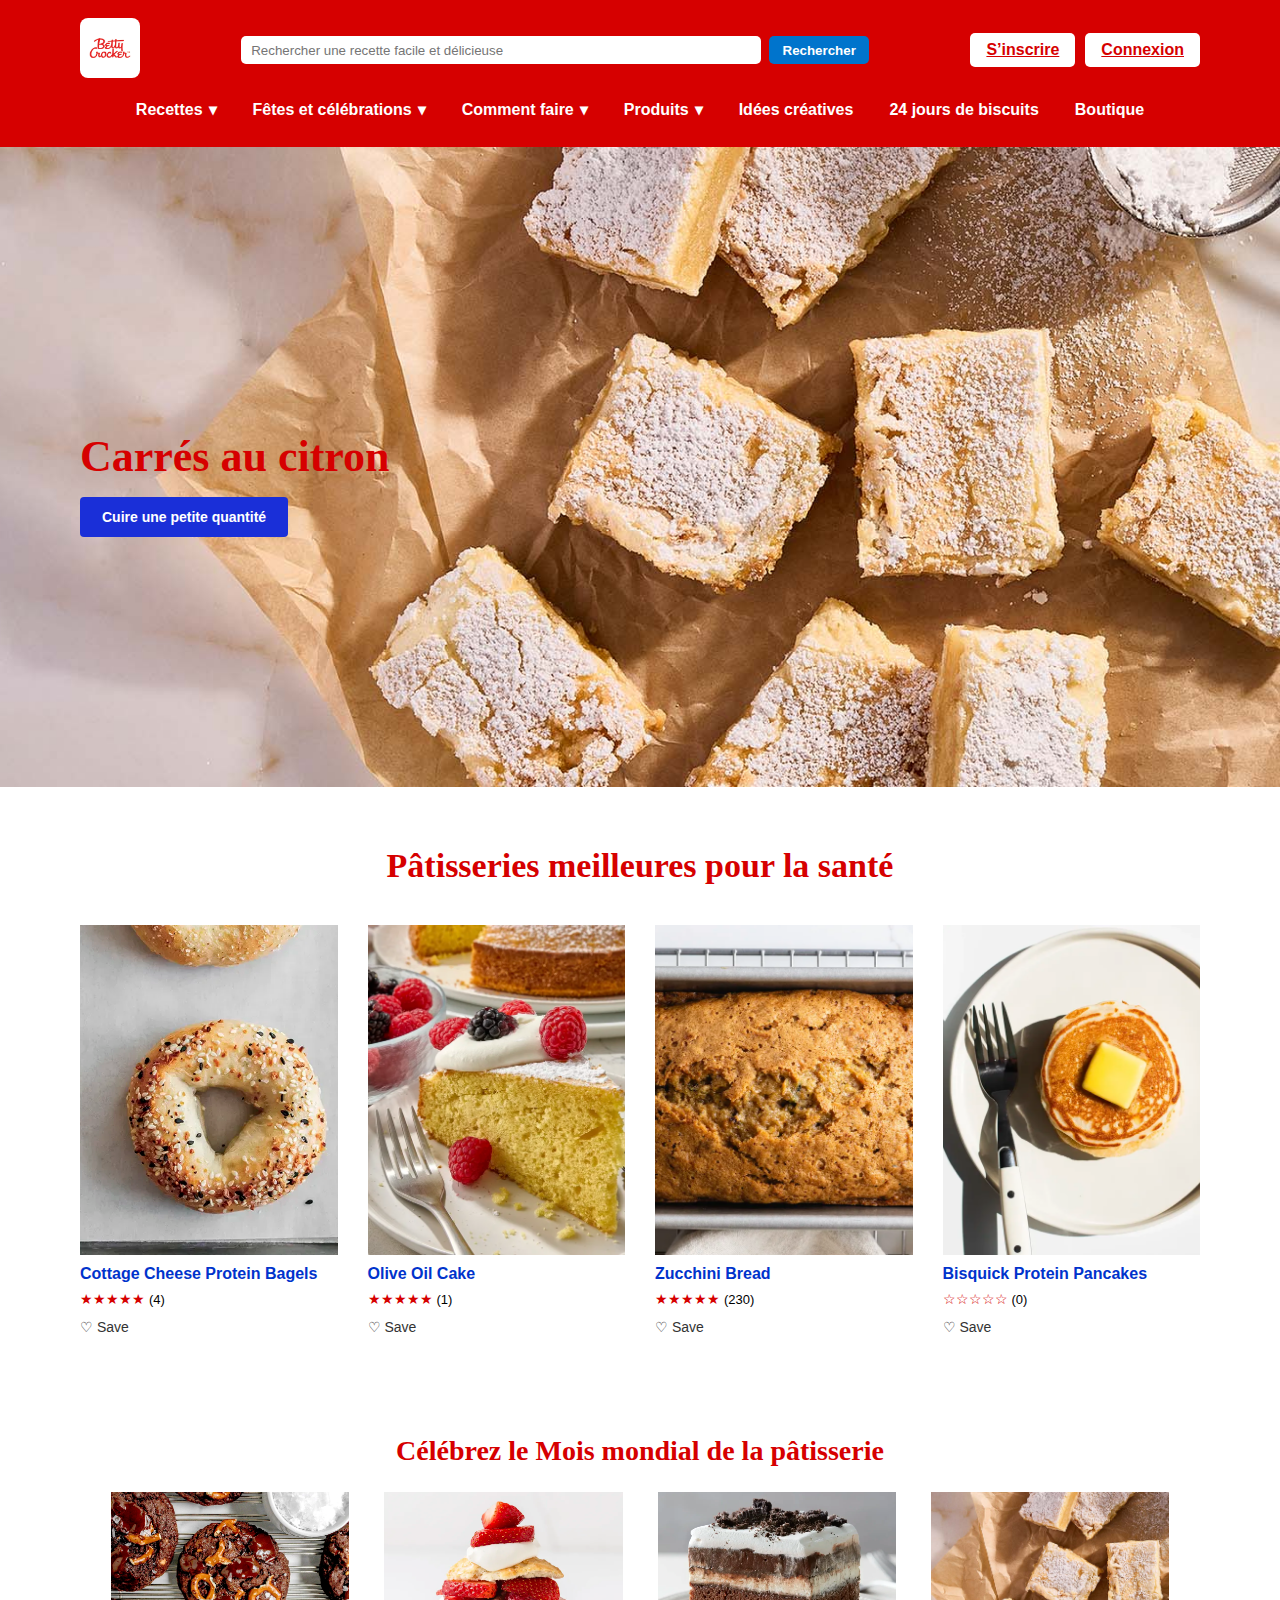
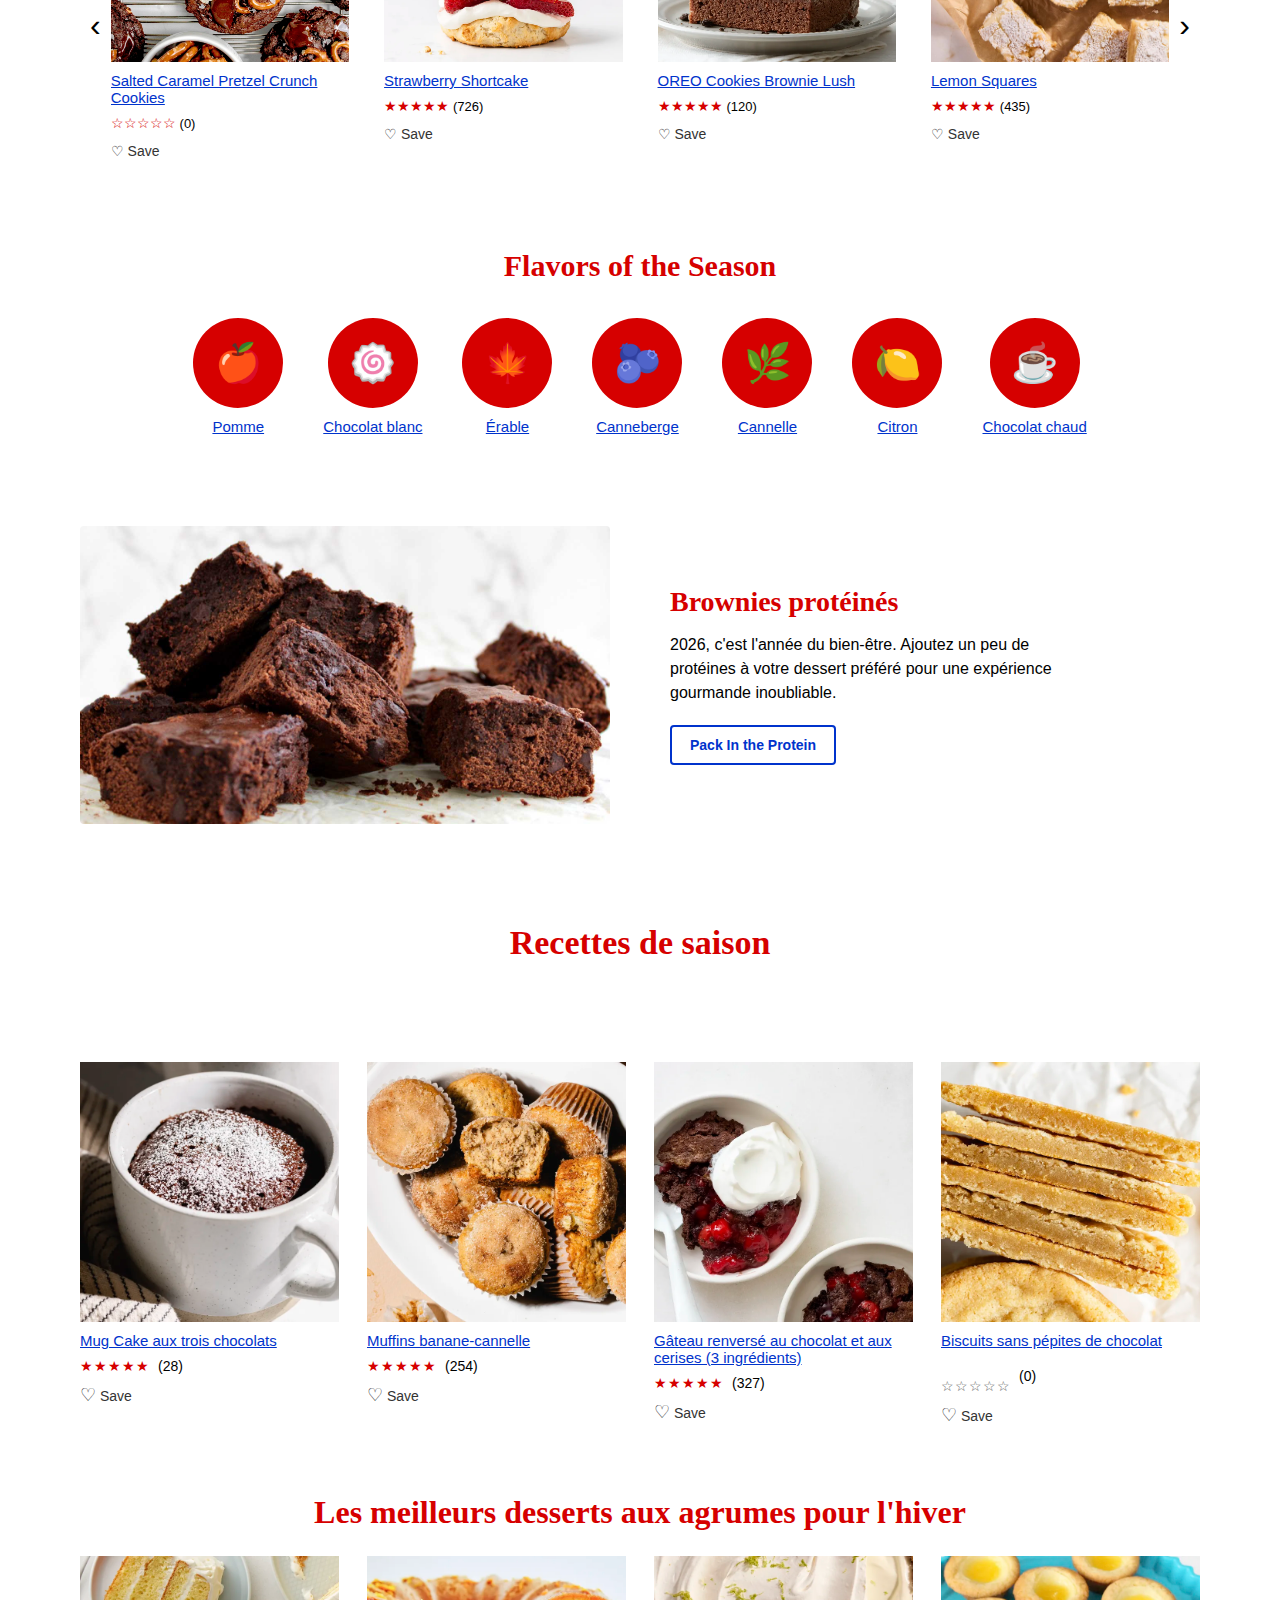
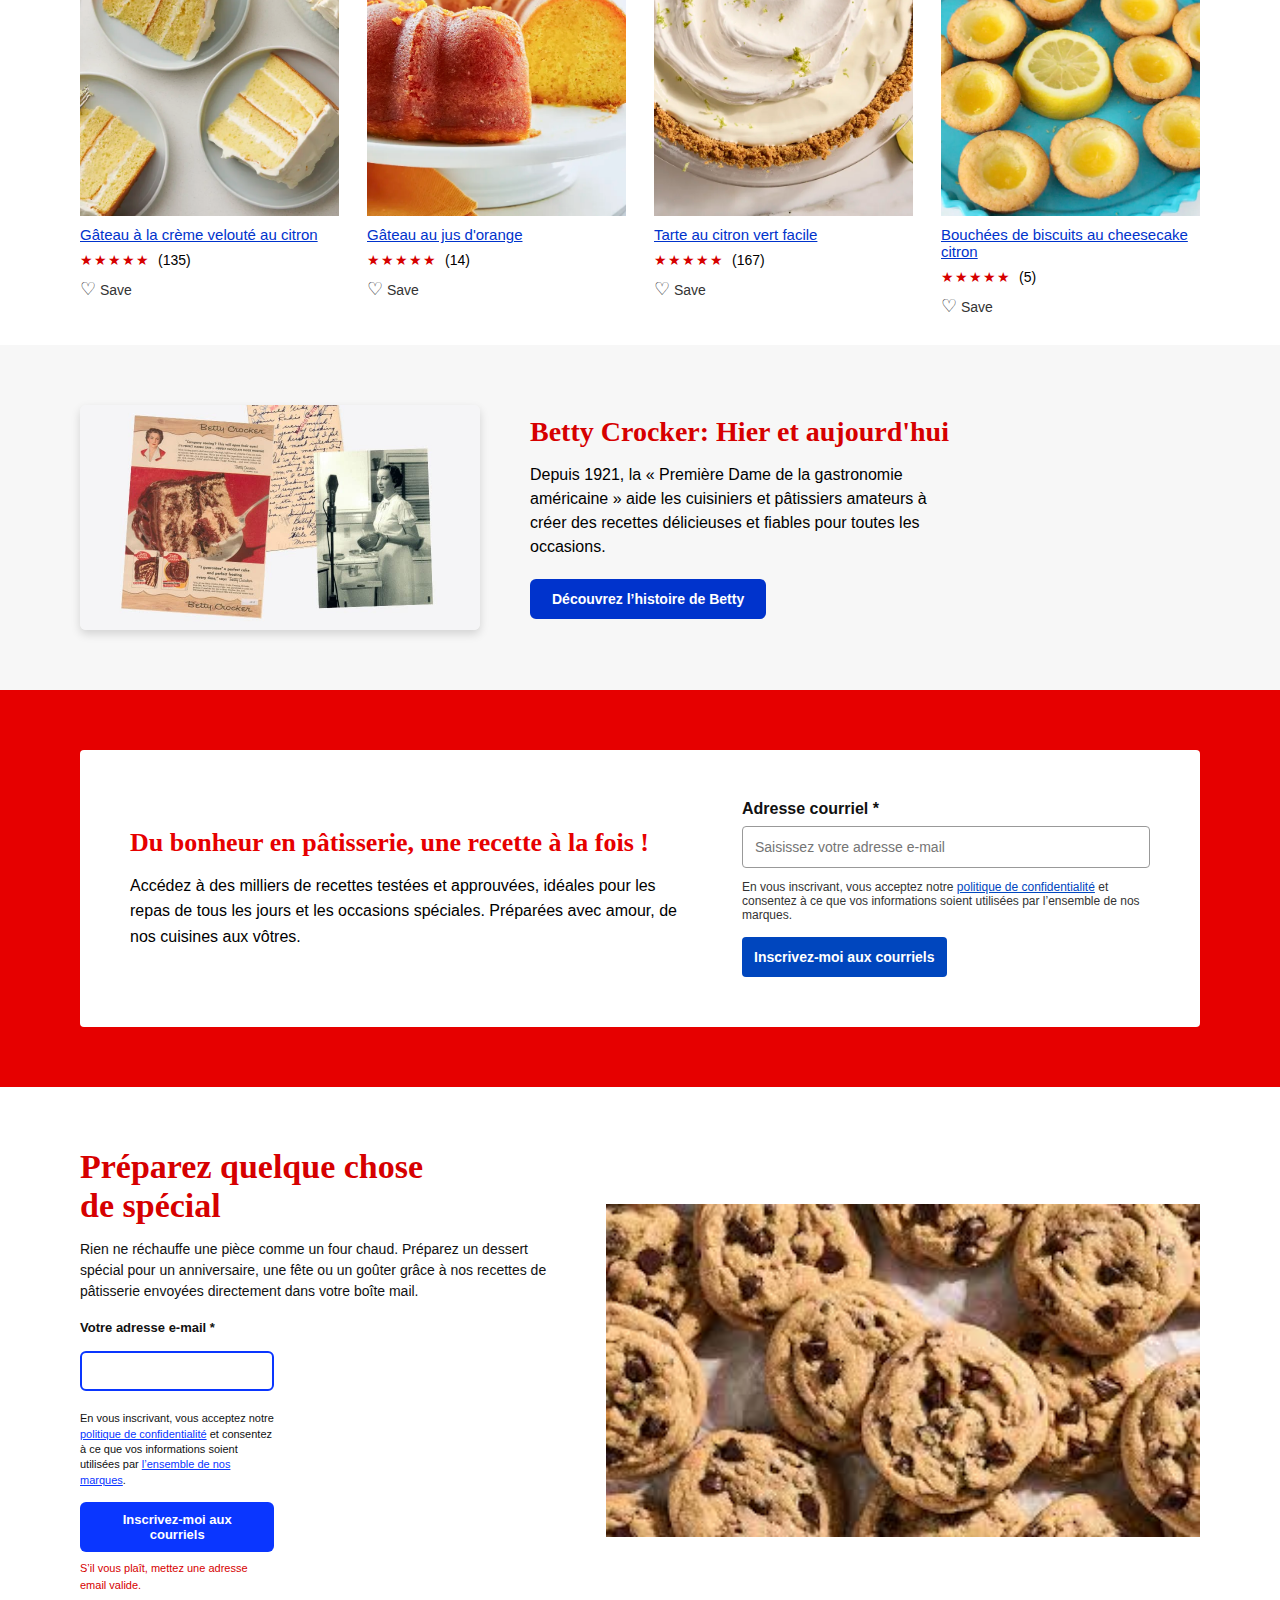
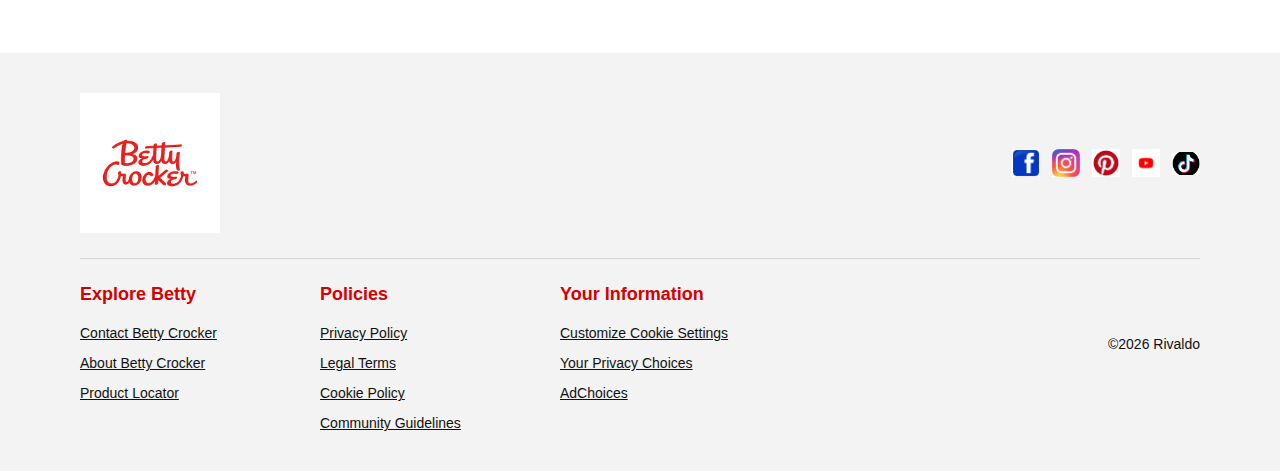
<file: projet-final-DLS-rivaldo/accueil.html>
<!DOCTYPE html>
<html lang="fr">
<head>
  <meta charset="UTF-8">
  <meta name="viewport" content="width=device-width, initial-scale=1.0">
  <title>Betty Crocker</title>

  <link rel="stylesheet" href="style.css">
  <link href="https://fonts.googleapis.com/icon?family=Material+Icons" rel="stylesheet">
</head>

<body>

<!-- HEADER: logo, recherche, boutons utilisateur -->
<header>
  <div class="barre-betty">

    <!-- Barre du haut -->
    <div class="barre-haut">

      <!-- Logo -->
      <a href="accueil.html">
        <img src="images/logo.png" alt="logo" class="logo-betty">
      </a>

      <!-- Recherche -->
      <div class="recherche-betty">
        <input type="text" placeholder="Rechercher une recette facile et délicieuse">
        <button class="btn-recherche" type="button">Rechercher</button>
      </div>

      <!-- Actions à droite, modifiées par etat-utilisateur.js si connecté -->
      <div class="actions-droite">
        <a class="btn-simple" id="bouton-inscription" href="inscription.html">S’inscrire</a>
        <a class="btn-simple" id="bouton-connexion" href="connexion.html">Connexion</a>
      </div>

    </div>

    <!-- MENU: dropdown mega-menu géré par scripts/menu.js -->
    <nav class="menu-betty" id="menu-betty" aria-label="Menu principal">

      <!-- RECETTES -->
      <div class="menu-item">
        <button class="menu-btn" type="button" aria-expanded="false">
          Recettes <span class="fleche">▾</span>
        </button>

        <!-- Mega menu, affiché quand le menu-item a la classe "ouvert" -->
        <div class="mega-menu" aria-hidden="true">
          <div class="mega-inner">

            <div class="col">
              <h4 class="sans-fleche">Liens rapides</h4>
              <a href="#">Recettes faciles</a>
              <a href="#">Recettes préférées des enfants</a>
              <a href="#">Recettes pour recevoir</a>
              <a href="#">Recettes sans gluten</a>
              <a href="#">Recettes mijotées</a>
              <a href="#">Recettes italiennes</a>
              <a href="#">Recettes mexicaines</a>
              <a href="#">Toutes les recettes</a>
            </div>

            <div class="col">
              <h4 class="avec-fleche">Déjeuner et brunch</h4>
              <a href="#">Recettes de muffins</a>
              <a href="#">Recettes d’œufs au four</a>
              <a href="#">Recettes de quiches</a>
              <a href="#">Recettes de gâteaux au café</a>

              <div class="spacer"></div>

              <h4 class="avec-fleche">Dîner</h4>
              <a href="#">Recettes de soupes</a>
              <a href="#">Recettes de sandwichs</a>
              <a href="#">Recettes de salades</a>
              <a href="#">Recettes de pâtes</a>
            </div>

            <div class="col">
              <h4 class="avec-fleche">Souper</h4>
              <a href="#">Recettes de poulet</a>
              <a href="#">Recettes de bœuf</a>
              <a href="#">Recettes de porc</a>
              <a href="#">Poisson et fruits de mer</a>

              <div class="spacer"></div>

              <h4 class="avec-fleche">Desserts</h4>
              <a href="#">Recettes de gâteaux</a>
              <a href="#">Recettes de biscuits</a>
              <a href="#">Recettes de tartes</a>
              <a href="#">Recettes de brownies</a>
              <a href="#">Recettes de carrés</a>
            </div>

            <div class="col">
              <h4 class="avec-fleche">Entrées</h4>
              <a href="#">Recettes de nachos</a>
              <a href="#">Recettes de trempettes</a>
              <a href="#">Recettes de boulettes</a>
              <a href="#">Mini bouchées</a>

              <div class="spacer"></div>

              <h4 class="avec-fleche">Accompagnements</h4>
              <a href="#">Recettes de légumes</a>
              <a href="#">Recettes de pommes de terre</a>
              <a href="#">Légumineuses et céréales</a>
              <a href="#">Farces et vinaigrettes</a>
            </div>

          </div>
        </div>
      </div>

      <!-- FÊTES ET CÉLÉBRATIONS -->
      <div class="menu-item">
        <button class="menu-btn" type="button" aria-expanded="false">
          Fêtes et célébrations <span class="fleche">▾</span>
        </button>

        <div class="mega-menu" aria-hidden="true">
          <div class="mega-inner">
            <div class="col">
              <h4>Occasions</h4>
              <a href="#">Anniversaires</a>
              <a href="#">Graduations</a>
              <a href="#">Mariages</a>
            </div>

            <div class="col">
              <h4>Fêtes</h4>
              <a href="#">Noël</a>
              <a href="#">Halloween</a>
              <a href="#">Pâques</a>
            </div>

            <div class="col"></div>
            <div class="col"></div>
          </div>
        </div>
      </div>

      <!-- COMMENT FAIRE -->
      <div class="menu-item">
        <button class="menu-btn" type="button" aria-expanded="false">
          Comment faire <span class="fleche">▾</span>
        </button>

        <div class="mega-menu" aria-hidden="true">
          <div class="mega-inner">
            <div class="col">
              <h4>Guides pratiques</h4>
              <a href="#">Guide du glaçage</a>
              <a href="#">Pâte à tarte</a>
              <a href="#">Préparer des cupcakes</a>
            </div>

            <div class="col"></div>
            <div class="col"></div>
            <div class="col"></div>
          </div>
        </div>
      </div>

      <!-- PRODUITS -->
      <div class="menu-item">
        <button class="menu-btn" type="button" aria-expanded="false">
          Produits <span class="fleche">▾</span>
        </button>

        <div class="mega-menu" aria-hidden="true">
          <div class="mega-inner">
            <div class="col">
              <h4>Produits</h4>
              <a href="#">Préparations à gâteau</a>
              <a href="#">Mélanges à brownies</a>
              <a href="#">Glaçages</a>
            </div>

            <div class="col">
              <h4>Autres</h4>
              <a href="#">Mélanges à muffins</a>
              <a href="#">Mélanges Bisquick</a>
              <a href="#">Décorations</a>
            </div>

            <div class="col">
              <h4>Ingrédients</h4>
              <a href="#">Farines</a>
              <a href="#">Sucre</a>
              <a href="#">Pépites</a>
            </div>

            <div class="col">
              <h4>Catalogue</h4>
              <a href="#">Voir tous les produits</a>
              <a href="#">Promotions</a>
              <a href="#">Nouveautés</a>
            </div>
          </div>
        </div>
      </div>

      <!-- Liens simples -->
      <a class="menu-lien" href="#">Idées créatives</a>
      <a class="menu-lien" href="#">24 jours de biscuits</a>
      <a class="menu-lien" href="boutique.html" target="_blank" rel="noopener">Boutique</a>

    </nav>
  </div>
</header>

<!-- PROMO 1 -->
<div class="promotion-1">
  <img src="images/lemon.png" alt="Lemon Squares">
  <div class="promo-contenu">
    <h1>Carrés au citron</h1>
    <button class="btn-promo" type="button">Cuire une petite quantité</button>
  </div>
</div>

<!-- SECTION: recettes verticales -->
<div class="recette-vertical">
  <h1>Pâtisseries meilleures pour la santé</h1>

  <div class="grille-recettes">
    <div class="carte-recette">
      <img src="images/Bagels.png" alt="Cottage Cheese Protein Bagels">
      <h3>Cottage Cheese Protein Bagels</h3>
      <div class="etoiles">★★★★★ <span>(4)</span></div>
      <div class="save">♡ Save</div>
    </div>

    <div class="carte-recette">
      <img src="images/Gâteau.png" alt="Olive Oil Cake">
      <h3>Olive Oil Cake</h3>
      <div class="etoiles">★★★★★ <span>(1)</span></div>
      <div class="save">♡ Save</div>
    </div>

    <div class="carte-recette">
      <img src="images/Pain.png" alt="Zucchini Bread">
      <h3>Zucchini Bread</h3>
      <div class="etoiles">★★★★★ <span>(230)</span></div>
      <div class="save">♡ Save</div>
    </div>

    <div class="carte-recette">
      <img src="images/Crêpes.png" alt="Protein Pancakes">
      <h3>Bisquick Protein Pancakes</h3>
      <div class="etoiles">☆☆☆☆☆ <span>(0)</span></div>
      <div class="save">♡ Save</div>
    </div>
  </div>
</div>

<!-- SLIDER: contrôlé par scripts/slide-script.js -->
<div class="recette-horizontal">
  <h2 class="titre-horizontal">Célébrez le Mois mondial de la pâtisserie</h2>

  <div class="slider">
    <button class="btn prev" type="button">‹</button>

    <!-- Zone scroll horizontale -->
    <div class="rangee-recettes">
      <div class="carte-h">
        <img src="images/Biscuits.png" alt="Salted Caramel Pretzel Crunch Cookies">
        <a class="nom-recette" href="#">Salted Caramel Pretzel Crunch Cookies</a>
        <div class="etoiles">☆☆☆☆☆ <span>(0)</span></div>
        <div class="save">♡ Save</div>
      </div>

      <div class="carte-h">
        <img src="images/Fraisier.png" alt="Strawberry Shortcake">
        <a class="nom-recette" href="#">Strawberry Shortcake</a>
        <div class="etoiles">★★★★★ <span>(726)</span></div>
        <div class="save">♡ Save</div>
      </div>

      <div class="carte-h">
        <img src="images/Brownie.png" alt="OREO Cookies Brownie Lush">
        <a class="nom-recette" href="#">OREO Cookies Brownie Lush</a>
        <div class="etoiles">★★★★★ <span>(120)</span></div>
        <div class="save">♡ Save</div>
      </div>

      <div class="carte-h">
        <img src="images/lemon.png" alt="Lemon Squares">
        <a class="nom-recette" href="#">Lemon Squares</a>
        <div class="etoiles">★★★★★ <span>(435)</span></div>
        <div class="save">♡ Save</div>
      </div>

      <div class="carte-h">
        <img src="images/Biscuits maison.png" alt="Chocolate Chunk Cookies">
        <a class="nom-recette" href="#">Chocolate Chunk Cookies</a>
        <div class="etoiles">★★★★★ <span>(312)</span></div>
        <div class="save">♡ Save</div>
      </div>

      <div class="carte-h">
        <img src="images/Gâteau l_ananas.png" alt="Vanilla Layer Cake">
        <a class="nom-recette" href="#">Vanilla Layer Cake</a>
        <div class="etoiles">★★★★★ <span>(198)</span></div>
        <div class="save">♡ Save</div>
      </div>

      <div class="carte-h">
        <img src="images/Brownies cheesecake.png" alt="Raspberry Crumb Bars">
        <a class="nom-recette" href="#">Raspberry Crumb Bars</a>
        <div class="etoiles">★★★★★ <span>(267)</span></div>
        <div class="save">♡ Save</div>
      </div>

      <div class="carte-h">
        <img src="images/Biscuits d_anniversaire.png" alt="Blueberry Muffins">
        <a class="nom-recette" href="#">Blueberry Muffins</a>
        <div class="etoiles">★★★★★ <span>(401)</span></div>
        <div class="save">♡ Save</div>
      </div>
    </div>

    <button class="btn next" type="button">›</button>
  </div>
</div>

<!-- SAVEURS DE SAISON -->
<div class="saveur-saison">
  <h2>Flavors of the Season</h2>

  <div class="liste-saveurs">
    <div class="saveur">
      <div class="icone">🍎</div>
      <a href="#">Pomme</a>
    </div>

    <div class="saveur">
      <div class="icone">🍥</div>
      <a href="#">Chocolat blanc</a>
    </div>

    <div class="saveur">
      <div class="icone">🍁</div>
      <a href="#">Érable</a>
    </div>

    <div class="saveur">
      <div class="icone">🫐</div>
      <a href="#">Canneberge</a>
    </div>

    <div class="saveur">
      <div class="icone">🌿</div>
      <a href="#">Cannelle</a>
    </div>

    <div class="saveur">
      <div class="icone">🍋</div>
      <a href="#">Citron</a>
    </div>

    <div class="saveur">
      <div class="icone">☕</div>
      <a href="#">Chocolat chaud</a>
    </div>
  </div>
</div>

<!-- PROMO 2 -->
<div class="promotion-2">
  <div class="promo-image">
    <img src="images/Brownies 2.jpg" alt="Protein Brownies">
  </div>

  <div class="promo-texte">
    <h2>Brownies protéinés</h2>
    <p>
      2026, c'est l'année du bien-être. Ajoutez un peu de protéines à votre dessert préféré pour une expérience gourmande inoubliable.
    </p>
    <button class="btn-promo" type="button">Pack In the Protein</button>
  </div>
</div>

<!-- TITRE SECTION SAISON -->
<div class="recette-vertical">
  <h1>Recettes de saison</h1>
</div>

<!-- GRILLE: recettes de saison -->
<div class="recette-grid">
  <div class="carte-recette">
    <img src="images/MugCake.png" alt="Triple Chocolate Mug Cake">
    <a class="nom-recette" href="#">Mug Cake aux trois chocolats</a>
    <div class="rating">
      <span class="stars">★★★★★</span>
      <span class="count">(28)</span>
    </div>
    <div class="save">
      <span class="coeur">♡</span>
      <span>Save</span>
    </div>
  </div>

  <div class="carte-recette">
    <img src="images/Muffinsbanane.png" alt="Banana-Cinnamon Muffins">
    <a class="nom-recette" href="#">Muffins banane-cannelle</a>
    <div class="rating">
      <span class="stars">★★★★★</span>
      <span class="count">(254)</span>
    </div>
    <div class="save">
      <span class="coeur">♡</span>
      <span>Save</span>
    </div>
  </div>

  <div class="carte-recette">
    <img src="images/Gâteaurenversé.png" alt="3-Ingredient Chocolate Cherry Dump Cake">
    <a class="nom-recette" href="#">Gâteau renversé au chocolat et aux cerises (3 ingrédients)</a>
    <div class="rating">
      <span class="stars">★★★★★</span>
      <span class="count">(327)</span>
    </div>
    <div class="save">
      <span class="coeur">♡</span>
      <span>Save</span>
    </div>
  </div>

  <div class="carte-recette">
    <img src="images/Biscuitssanspépites.png" alt="Chocolate Chipless Cookies">
    <a class="nom-recette" href="#">Biscuits sans pépites de chocolat</a>
    <div class="rating">
      <span class="stars empty">☆☆☆☆☆</span>
      <span class="count">(0)</span>
    </div>
    <div class="save">
      <span class="coeur">♡</span>
      <span>Save</span>
    </div>
  </div>
</div>

<!-- TITRE SECTION AGRUMES -->
<h1 class="titre-section">Les meilleurs desserts aux agrumes pour l'hiver</h1>

<!-- GRILLE: desserts aux agrumes -->
<div class="recette-grid">
  <div class="carte-recette">
    <img src="images/Gâteaucreme.png" alt="Lemon Velvet Cream Cake">
    <a class="nom-recette" href="#">Gâteau à la crème velouté au citron</a>
    <div class="rating">
      <span class="stars">★★★★★</span>
      <span class="count">(135)</span>
    </div>
    <div class="save">
      <span class="coeur">♡</span> Save
    </div>
  </div>

  <div class="carte-recette">
    <img src="images/Gâteaud_orange.png" alt="Orange Juice Cake">
    <a class="nom-recette" href="#">Gâteau au jus d'orange</a>
    <div class="rating">
      <span class="stars">★★★★★</span>
      <span class="count">(14)</span>
    </div>
    <div class="save">
      <span class="coeur">♡</span> Save
    </div>
  </div>

  <div class="carte-recette">
    <img src="images/Tarte au citron.png" alt="Easy Key Lime Pie">
    <a class="nom-recette" href="#">Tarte au citron vert facile</a>
    <div class="rating">
      <span class="stars">★★★★★</span>
      <span class="count">(167)</span>
    </div>
    <div class="save">
      <span class="coeur">♡</span> Save
    </div>
  </div>

  <div class="carte-recette">
    <img src="images/Bouchées.png" alt="Lemon Cheesecake Cookie Bites">
    <a class="nom-recette" href="#">Bouchées de biscuits au cheesecake citron</a>
    <div class="rating">
      <span class="stars">★★★★★</span>
      <span class="count">(5)</span>
    </div>
    <div class="save">
      <span class="coeur">♡</span> Save
    </div>
  </div>
</div>

<!-- PUB HISTOIRE -->
<div class="publicite-3">
  <div class="promo-contenu1">
    <div class="promo-images">
      <img src="images/HistoryofBetty.png" alt="Betty Crocker Then">
    </div>

    <div class="promo-texte">
      <h2>Betty Crocker: Hier et aujourd'hui</h2>
      <p>
        Depuis 1921, la « Première Dame de la gastronomie américaine » aide les cuisiniers et pâtissiers amateurs
        à créer des recettes délicieuses et fiables pour toutes les occasions.
      </p>
      <button class="btn-promo" type="button">Découvrez l’histoire de Betty</button>
    </div>
  </div>
</div>

<!-- INSCRIPTION INFOLETTRE 1 -->
<div class="rejoindre">
  <div class="rejoindre-contenu">

    <div class="rejoindre-texte">
      <h2>Du bonheur en pâtisserie, une recette à la fois !</h2>
      <p>
        Accédez à des milliers de recettes testées et approuvées,
        idéales pour les repas de tous les jours et les occasions spéciales.
        Préparées avec amour, de nos cuisines aux vôtres.
      </p>
    </div>

    <div class="rejoindre-form">
      <!-- Important: id différent pour éviter doublon -->
      <label for="email-1">Adresse courriel *</label>
      <input type="email" id="email-1" placeholder="Saisissez votre adresse e-mail">

      <p class="conditions">
        En vous inscrivant, vous acceptez notre
        <a href="#">politique de confidentialité</a> et consentez à ce que vos
        informations soient utilisées par l’ensemble de nos marques.
      </p>

      <button class="btn-simple" type="button">Inscrivez-moi aux courriels</button>
    </div>

  </div>
</div>

<!-- Zone vidéo (vide pour l’instant) -->
<div class="recette-video"></div>

<!-- INSCRIPTION INFOLETTRE 2 -->
<div class="rejoindre-2">
  <div class="rejoindre-contenu">

    <div class="rejoindre-texte">
      <h2>Préparez quelque chose<br>de spécial</h2>

      <p>
        Rien ne réchauffe une pièce comme un four chaud.
        Préparez un dessert spécial pour un anniversaire, une fête ou un goûter grâce à nos recettes de pâtisserie envoyées directement dans votre boîte mail.
      </p>

      <form class="rejoindre-form">
        <!-- Important: id différent pour éviter doublon -->
        <label for="email-2">Votre adresse e-mail *</label>
        <input type="email" id="email-2">

        <p class="rejoindre-conditions">
          En vous inscrivant, vous acceptez notre
          <a href="#">politique de confidentialité</a>
          et consentez à ce que vos informations soient utilisées par
          <a href="#">l’ensemble de nos marques</a>.
        </p>

        <button type="submit" class="btn-simple">Inscrivez-moi aux courriels</button>

        <!-- Message d'erreur à afficher si validation JS plus tard -->
        <p class="rejoindre-erreur">
          S’il vous plaît, mettez une adresse email valide.
        </p>
      </form>
    </div>

    <div class="rejoindre-image">
      <img src="images/cookies.png" alt="Cookies">
    </div>

  </div>
</div>

<!-- FOOTER -->
<footer class="footer-betty">
  <div class="footer-top">
    <div class="footer-logo">
      <img src="images/logo.png" alt="Betty">
    </div>

    <div class="footer-social">
      <a href="https://www.facebook.com/bettycrocker" target="_blank" rel="noopener" aria-label="Facebook">
        <img src="images/facebook.png" alt="Facebook">
      </a>

      <a href="https://www.instagram.com/bettycrocker/" target="_blank" rel="noopener" aria-label="Instagram">
        <img src="images/instagram.png" alt="Instagram">
      </a>

      <a href="https://www.pinterest.com/bettycrocker/" target="_blank" rel="noopener" aria-label="Pinterest">
        <img src="images/pinterest.png" alt="Pinterest">
      </a>

      <a href="https://www.youtube.com/user/BettyCrockerTV" target="_blank" rel="noopener" aria-label="YouTube">
        <img src="images/youtube.png" alt="YouTube">
      </a>

      <a href="https://www.tiktok.com/@bettycrocker" target="_blank" rel="noopener" aria-label="TikTok">
        <img src="images/tiktok.png" alt="TikTok">
      </a>
    </div>
  </div>

  <hr class="footer-sep">

  <div class="footer-cols">
    <div class="footer-col">
      <h3>Explore Betty</h3>
      <a href="#">Contact Betty Crocker</a>
      <a href="#">About Betty Crocker</a>
      <a href="#">Product Locator</a>
    </div>

    <div class="footer-col">
      <h3>Policies</h3>
      <a href="#">Privacy Policy</a>
      <a href="#">Legal Terms</a>
      <a href="#">Cookie Policy</a>
      <a href="#">Community Guidelines</a>
    </div>

    <div class="footer-col">
      <h3>Your Information</h3>
      <a href="#">Customize Cookie Settings</a>
      <a href="#">Your Privacy Choices</a>
      <a href="#">AdChoices</a>
    </div>

    <div class="footer-right">
      <p>©2026 Rivaldo</p>
    </div>
  </div>
</footer>

<!-- JS: slider, supabase état utilisateur, menu -->
<script src="scripts/slide-script.js"></script>
<script src="https://cdn.jsdelivr.net/npm/jquery@3.5.1/dist/jquery.slim.min.js"></script>
<script src="https://cdn.jsdelivr.net/npm/bootstrap@4.6.2/dist/js/bootstrap.bundle.min.js"></script>
<script type="module" src="scripts/etat-utilisateur.js"></script>
<script src="scripts/menu.js"></script>

</body>
</html>
</file>
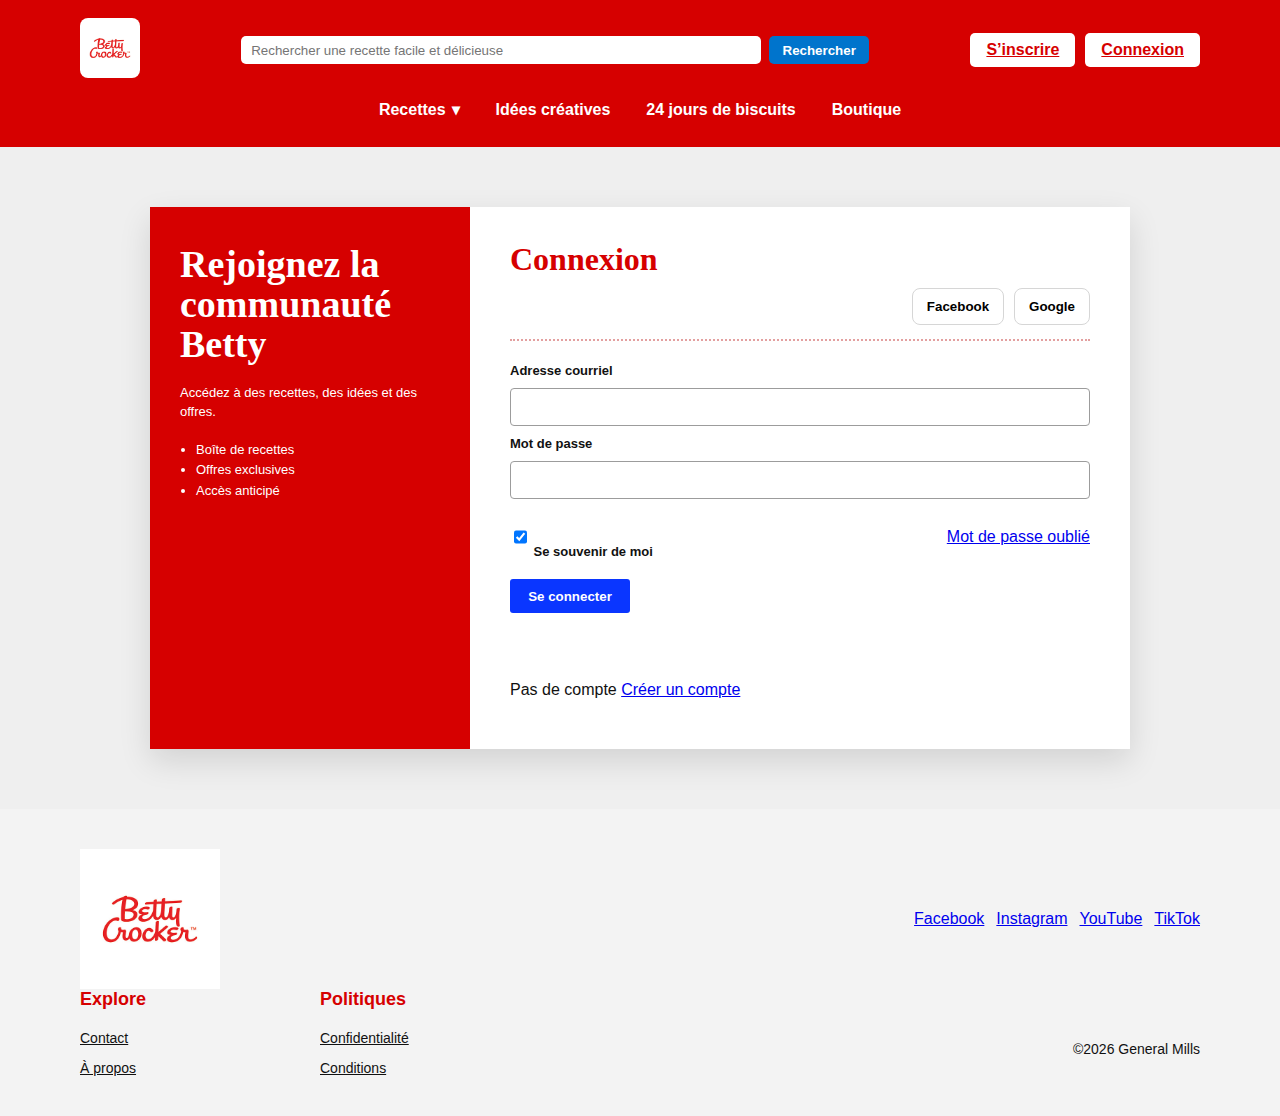
<file: projet-final-DLS-rivaldo/connexion.html>
<!DOCTYPE html>
<html lang="fr">
<head>
  <meta charset="UTF-8" />
  <meta name="viewport" content="width=device-width, initial-scale=1" />

  <!-- Titre de la page -->
  <title>Connexion, Betty Crocker</title>
  <link rel="stylesheet" href="style.css" />
  <!-- Icônes Google -->
  <link href="https://fonts.googleapis.com/icon?family=Material+Icons" rel="stylesheet" />
</head>

<body>

<!-- En-tête du site -->
<header>
  <div class="barre-betty">
    <div class="barre-haut">

      <!-- Logo qui retourne à l’accueil -->
      <a href="accueil.html">
        <img src="images/logo.png" alt="logo" class="logo-betty">
      </a>

      <!-- Barre de recherche -->
      <div class="recherche-betty">
        <input type="text" placeholder="Rechercher une recette facile et délicieuse" />
        <button class="btn-recherche" type="button">Rechercher</button>
      </div>

      <!-- Boutons inscription et connexion -->
      <div class="actions-droite">
        <a class="btn-simple" id="bouton-inscription" href="inscription.html">S’inscrire</a>
        <a class="btn-simple" id="bouton-connexion" href="connexion.html">Connexion</a>
      </div>
    </div>

    <!-- Menu principal -->
    <nav class="menu-betty" aria-label="Menu principal">

      <!-- Menu recettes avec sous-menu -->
      <div class="menu-item">
        <button class="menu-btn" type="button" aria-expanded="false">
          Recettes <span class="fleche">▾</span>
        </button>

        <!-- Sous-menu recettes -->
        <div class="mega-menu">
          <div class="mega-inner">

            <!-- Colonne liens rapides -->
            <div class="col">
              <h4>Liens rapides</h4>
              <a href="#">Recettes faciles</a>
              <a href="#">Recettes enfants</a>
              <a href="#">Toutes les recettes</a>
            </div>

            <!-- Autres catégories -->
            <div class="col">
              <h4>Déjeuner</h4>
              <a href="#">Muffins</a>
              <a href="#">Œufs</a>
            </div>

          </div>
        </div>
      </div>

      <!-- Liens simples -->
      <a class="menu-lien" href="#">Idées créatives</a>
      <a class="menu-lien" href="#">24 jours de biscuits</a>
      <a class="menu-lien" href="boutique.html">Boutique</a>

    </nav>
  </div>
</header>

<!-- Zone principale de connexion -->
<main class="zone-auth">

  <!-- Carte centrale -->
  <section class="carte-auth">

    <!-- Colonne gauche, information -->
    <div class="auth-gauche">
      <h1 class="auth-titre">Rejoignez la communauté Betty</h1>
      <p class="auth-texte">
        Accédez à des recettes, des idées et des offres.
      </p>

      <!-- Liste avantages -->
      <ul class="auth-liste">
        <li>Boîte de recettes</li>
        <li>Offres exclusives</li>
        <li>Accès anticipé</li>
      </ul>
    </div>

    <!-- Colonne droite, formulaire -->
    <div class="auth-droite">
      <h2 class="auth-titre-form">Connexion</h2>

      <!-- Boutons connexion sociale -->
      <div class="auth-social">
        <button class="auth-social-btn" type="button">
          Facebook
        </button>
        <button class="auth-social-btn" type="button">
          Google
        </button>
      </div>

      <!-- Séparateur -->
      <div class="auth-separateur"></div>

      <!-- Formulaire de connexion -->
      <form id="formulaire-connexion" class="auth-form">

        <!-- Champ courriel -->
        <label for="champ-courriel-connexion">Adresse courriel</label>
        <input id="champ-courriel-connexion" type="email" required />

        <!-- Champ mot de passe -->
        <label for="champ-motdepasse-connexion">Mot de passe</label>
        <input id="champ-motdepasse-connexion" type="password" required />

        <!-- Options -->
        <div class="auth-ligne">
          <label>
            <input type="checkbox" checked />
            Se souvenir de moi
          </label>

          <a href="#">Mot de passe oublié</a>
        </div>

        <!-- Bouton envoyer -->
        <button class="auth-bouton" type="submit">
          Se connecter
        </button>

        <!-- Message d’erreur ou succès -->
        <p id="message-connexion"></p>

        <!-- Lien création de compte -->
        <p>
          Pas de compte
          <a href="inscription.html">Créer un compte</a>
        </p>

      </form>
    </div>

  </section>
</main>

<!-- Pied de page -->
<footer class="footer-betty">

  <!-- Logo et réseaux sociaux -->
  <div class="footer-top">
    <div class="footer-logo">
      <img src="images/logo.png" alt="logo">
    </div>

    <div class="footer-social">
      <a href="#">Facebook</a>
      <a href="#">Instagram</a>
      <a href="#">YouTube</a>
      <a href="#">TikTok</a>
    </div>
  </div>

  <!-- Liens bas de page -->
  <div class="footer-cols">
    <div class="footer-col">
      <h3>Explore</h3>
      <a href="#">Contact</a>
      <a href="#">À propos</a>
    </div>

    <div class="footer-col">
      <h3>Politiques</h3>
      <a href="#">Confidentialité</a>
      <a href="#">Conditions</a>
    </div>

    <div class="footer-right">
      <p>©2026 General Mills</p>
    </div>
  </div>
</footer>

<!-- Scripts -->
<script type="module" src="scripts/connexion.js"></script>
<script src="scripts/menu.js"></script>

</body>
</html>
</file>
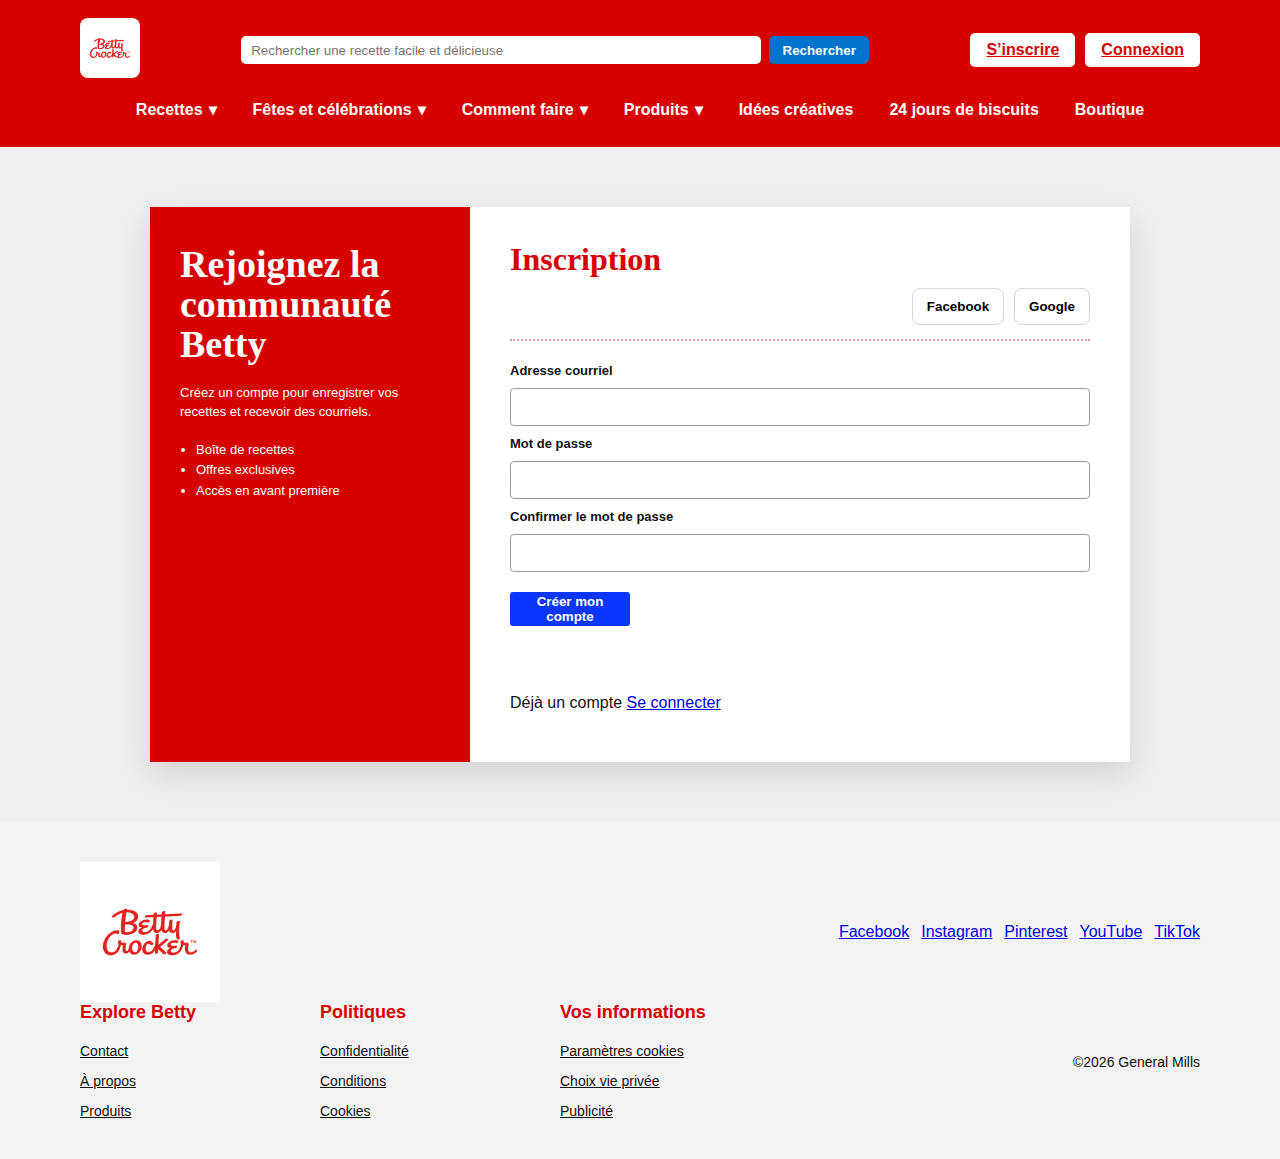
<file: projet-final-DLS-rivaldo/inscription.html>
<!DOCTYPE html>
<html lang="fr">
<head>
  <meta charset="UTF-8" />
  <meta name="viewport" content="width=device-width, initial-scale=1" />
  <title>Inscription, Betty Crocker</title>
  <link rel="stylesheet" href="style.css" />

  <!-- Icônes Google -->
  <link href="https://fonts.googleapis.com/icon?family=Material+Icons" rel="stylesheet" />
</head>

<body>

<!-- En-tête du site -->
<header>
  <div class="barre-betty">
    <div class="barre-haut">

      <!-- Logo cliquable vers l’accueil -->
      <a href="accueil.html">
        <img src="images/logo.png" alt="logo" class="logo-betty">
      </a>

      <!-- Barre de recherche -->
      <div class="recherche-betty">
        <input type="text" placeholder="Rechercher une recette facile et délicieuse" />
        <button class="btn-recherche" type="button">Rechercher</button>
      </div>

      <!-- Boutons inscription et connexion -->
      <div class="actions-droite">
        <a class="btn-simple" id="bouton-inscription" href="inscription.html">S’inscrire</a>
        <a class="btn-simple" id="bouton-connexion" href="connexion.html">Connexion</a>
      </div>
    </div>

    <!-- Menu principal -->
    <nav class="menu-betty" id="menu-betty">

      <!-- Catégorie recettes -->
      <div class="menu-item">
        <button class="menu-btn" type="button" aria-expanded="false">
          Recettes <span class="fleche">▾</span>
        </button>

        <!-- Sous-menu recettes -->
        <div class="mega-menu" aria-hidden="true">
          <div class="mega-inner">
            <div class="col">
              <h4>Liens rapides</h4>
              <a href="#">Recettes faciles</a>
              <a href="#">Recettes préférées des enfants</a>
              <a href="#">Parcourir toutes les recettes</a>
            </div>

            <div class="col">
              <h4>Déjeuner et brunch</h4>
              <a href="#">Recettes de muffins</a>
              <a href="#">Recettes d’œufs au four</a>
              <a href="#">Recettes de gâteaux au café</a>
            </div>

            <div class="col">
              <h4>Desserts</h4>
              <a href="#">Recettes de gâteaux</a>
              <a href="#">Recettes de biscuits</a>
              <a href="#">Recettes de brownies</a>
            </div>

            <div class="col">
              <h4>Soupers</h4>
              <a href="#">Recettes de poulet</a>
              <a href="#">Recettes de bœuf</a>
              <a href="#">Recettes de porc</a>
            </div>
          </div>
        </div>
      </div>

      <!-- Autres catégories du menu -->
      <div class="menu-item">
        <button class="menu-btn" type="button" aria-expanded="false">
          Fêtes et célébrations <span class="fleche">▾</span>
        </button>

        <div class="mega-menu" aria-hidden="true">
          <div class="mega-inner">
            <div class="col">
              <h4>Occasions</h4>
              <a href="#">Anniversaires</a>
              <a href="#">Graduations</a>
              <a href="#">Mariages</a>
            </div>

            <div class="col">
              <h4>Fêtes</h4>
              <a href="#">Noël</a>
              <a href="#">Halloween</a>
              <a href="#">Pâques</a>
            </div>

            <div class="col"></div>
            <div class="col"></div>
          </div>
        </div>
      </div>

      <div class="menu-item">
        <button class="menu-btn" type="button" aria-expanded="false">
          Comment faire <span class="fleche">▾</span>
        </button>

        <div class="mega-menu" aria-hidden="true">
          <div class="mega-inner">
            <div class="col">
              <h4>Guides pratiques</h4>
              <a href="#">Guide du glaçage</a>
              <a href="#">Pâte à tarte</a>
              <a href="#">Préparer des cupcakes</a>
            </div>

            <div class="col"></div>
            <div class="col"></div>
            <div class="col"></div>
          </div>
        </div>
      </div>

      <div class="menu-item">
        <button class="menu-btn" type="button" aria-expanded="false">
          Produits <span class="fleche">▾</span>
        </button>

        <div class="mega-menu" aria-hidden="true">
          <div class="mega-inner">
            <div class="col">
              <h4>Produits</h4>
              <a href="#">Préparations à gâteau</a>
              <a href="#">Mélanges à brownies</a>
              <a href="#">Glaçages</a>
            </div>

            <div class="col">
              <h4>Autres</h4>
              <a href="#">Mélanges à muffins</a>
              <a href="#">Mélanges Bisquick</a>
              <a href="#">Décorations</a>
            </div>

            <div class="col">
              <h4>Ingrédients</h4>
              <a href="#">Farines</a>
              <a href="#">Sucre</a>
              <a href="#">Pépites</a>
            </div>

            <div class="col">
              <h4>Catalogue</h4>
              <a href="#">Voir tous les produits</a>
              <a href="#">Promotions</a>
              <a href="#">Nouveautés</a>
            </div>
          </div>
        </div>
      </div>

      <!-- Liens simples -->
      <a class="menu-lien" href="#">Idées créatives</a>
      <a class="menu-lien" href="#">24 jours de biscuits</a>
      <a class="menu-lien" href="boutique.html" target="_blank" rel="noopener">Boutique</a>

    </nav>
  </div>
</header>

<!-- Zone principale d’inscription -->
<main class="zone-auth">
  <section class="carte-auth">

    <!-- Colonne gauche, information -->
    <div class="auth-gauche">
      <h1 class="auth-titre">Rejoignez la communauté Betty</h1>
      <p class="auth-texte">
        Créez un compte pour enregistrer vos recettes et recevoir des courriels.
      </p>

      <!-- Avantages du compte -->
      <ul class="auth-liste">
        <li>Boîte de recettes</li>
        <li>Offres exclusives</li>
        <li>Accès en avant première</li>
      </ul>
    </div>

    <!-- Colonne droite, formulaire -->
    <div class="auth-droite">
      <h2 class="auth-titre-form">Inscription</h2>

      <!-- Boutons inscription sociale -->
      <div class="auth-social">
        <button class="auth-social-btn" type="button">Facebook</button>
        <button class="auth-social-btn" type="button">Google</button>
      </div>

      <!-- Séparateur visuel -->
      <div class="auth-separateur"></div>

      <!-- Formulaire d’inscription -->
      <form id="formulaire-inscription" class="auth-form">

        <!-- Courriel -->
        <label for="champ-courriel-inscription">Adresse courriel</label>
        <input id="champ-courriel-inscription" type="email" required />

        <!-- Mot de passe -->
        <label for="champ-motdepasse-inscription">Mot de passe</label>
        <input id="champ-motdepasse-inscription" type="password" required />

        <!-- Confirmation -->
        <label for="champ-confirmation-inscription">Confirmer le mot de passe</label>
        <input id="champ-confirmation-inscription" type="password" required />

        <!-- Bouton créer compte -->
        <button class="auth-bouton" type="submit">
          Créer mon compte
        </button>

        <!-- Message erreur ou succès -->
        <p id="message-inscription"></p>

        <!-- Lien vers connexion -->
        <p>
          Déjà un compte
          <a href="connexion.html">Se connecter</a>
        </p>

      </form>
    </div>

  </section>
</main>

<!-- Pied de page -->
<footer class="footer-betty">

  <!-- Logo et réseaux sociaux -->
  <div class="footer-top">
    <div class="footer-logo">
      <img src="images/logo.png" alt="Betty" />
    </div>

    <div class="footer-social">
      <a href="#">Facebook</a>
      <a href="#">Instagram</a>
      <a href="#">Pinterest</a>
      <a href="#">YouTube</a>
      <a href="#">TikTok</a>
    </div>
  </div>

  <!-- Liens de bas de page -->
  <div class="footer-cols">
    <div class="footer-col">
      <h3>Explore Betty</h3>
      <a href="#">Contact</a>
      <a href="#">À propos</a>
      <a href="#">Produits</a>
    </div>

    <div class="footer-col">
      <h3>Politiques</h3>
      <a href="#">Confidentialité</a>
      <a href="#">Conditions</a>
      <a href="#">Cookies</a>
    </div>

    <div class="footer-col">
      <h3>Vos informations</h3>
      <a href="#">Paramètres cookies</a>
      <a href="#">Choix vie privée</a>
      <a href="#">Publicité</a>
    </div>

    <div class="footer-right">
      <p>©2026 General Mills</p>
    </div>
  </div>
</footer>

<!-- Scripts -->
<script type="module" src="scripts/inscription.js"></script>
<script src="scripts/menu.js"></script>

</body>
</html>
</file>
<file: projet-final-DLS-rivaldo/style.css>
/* =============================== */
/* BASE */
/* =============================== */

:root {
  --rouge: #d60000;
  --rouge-fonce: #a00000;
  --creme: #fff5f5;
  --blanc: #ffffff;
  --gris: #f2f2f2;
  --bleu: #0033cc;
  --bleu-fonce: #001f99;
  --gouttiere: 80px;
}

* {
  box-sizing: border-box;
}

body {
  margin: 0;
  padding: 0;
  font-family: Arial, sans-serif;
  background: #ffffff;
}

/* Titre par défaut */
h2 {
  font-family: Georgia, serif;
  color: var(--rouge);
  font-size: 2rem;
  margin: 0;
}

/* =============================== */
/* HEADER */
/* =============================== */

header {
  background-color: var(--rouge);
  color: white;
  padding: 10px var(--gouttiere);
  box-shadow: 0 4px 10px rgba(0,0,0,0.2);
}

.barre-betty {
  background-color: var(--rouge);
  color: white;
  padding: 0.5em 0;
}

.barre-haut {
  display: flex;
  justify-content: space-between;
  align-items: center;
  gap: 16px;
}

.logo-betty {
  width: 60px;
  height: auto;
  border-radius: 8px;
  flex: 0 0 auto;
}

.recherche-betty {
  display: flex;
  flex: 1 1 auto;
  justify-content: center;
  gap: 0.5em;
  min-width: 280px;
}

.recherche-betty input {
  width: min(520px, 100%);
  padding: 0.5em 0.75em;
  border-radius: 5px;
  border: none;
}

.btn-recherche {
  background-color: #0074cc;
  color: white;
  border: none;
  padding: 0.5em 1em;
  border-radius: 5px;
  font-weight: bold;
  cursor: pointer;
}

.actions-droite {
  display:flex;
  align-items:center;
  gap:10px;
}

.btn-simple {
  background-color: white;
  color: var(--rouge);
  border: none;
  padding: 0.5em 1em;
  border-radius: 5px;
  font-weight: bold;
  cursor: pointer;
}

.menu-betty {
  display: flex;
  justify-content: center;
  gap: 1.5em;
  margin-top: 0.5em;
  font-weight: bold;
  flex-wrap: wrap;
}

.menu-betty a {
  color: white;
  text-decoration: none;
}

.menu-betty a:hover {
  text-decoration: underline;
}

/* =============================== */
/* ALIGNEMENT GLOBAL DES SECTIONS */
/* =============================== */

.recette-vertical,
.recette-horizontal,
.saveur-saison,
.promotion-2,
.publicite-3,
.rejoindre,
.rejoindre-2,
.footer-betty {
  padding-left: var(--gouttiere);
  padding-right: var(--gouttiere);
}





/* =============================== */
/* MENU MENU BETTY */
/* =============================== */

header,
.barre-betty,
.barre-haut,
.menu-betty {
  overflow: visible;
}

.menu-betty{
  display:flex;
  align-items:center;
  justify-content:center;
  gap:24px;
}

.menu-lien {
  color: white;
  text-decoration: none;
  font-weight: bold;
  padding: 10px 6px;
}

.menu-lien:hover {
  text-decoration: underline;
}

.menu-item {
  position: relative;
}

.menu-btn {
  background: transparent;
  border: 0;
  color: white;
  font-weight: bold;
  cursor: pointer;
  padding: 10px 6px;
  font-size: 16px;
  display: flex;
  align-items: center;
  gap: 6px;
}

.menu-btn:hover {
  text-decoration: underline;
}

.fleche {
  display: inline-block;
  transition: transform 0.2s;
}

.menu-item.ouvert .fleche {
  transform: rotate(180deg);
}

/* Le panneau blanc */
.mega-menu {
  display: none;
  position: absolute;
  top: 100%;
  left: 50%;
  transform: translateX(-50%);
  width: 100vw;
  background: white;
  z-index: 9999;
  box-shadow: 0 18px 40px rgba(0, 0, 0, 0.12);
}

/* Contenu centré comme sur BettyCrocker */
.mega-inner {
  max-width: 1200px;
  margin: 0 auto;
  padding: 30px var(--gouttiere);
  display: grid;
  grid-template-columns: repeat(4, minmax(180px, 1fr));
  align-items: start;
}

/* Ouvrir */
.menu-item.ouvert .mega-menu {
  display: block;
}

.mega-menu .col h4 {
  color: var(--rouge);
  font-size: 16px;
  margin: 0 0 10px 0;
}

.mega-menu .col a {
  display: block;
  color: #111;
  text-decoration: none;
  margin-bottom: 10px;
  font-size: 14px;
  line-height: 1.25;
}

.mega-menu .col a:hover {
  text-decoration: underline;
}




/* =============================== */
/* HERO promotion-1 */
/* =============================== */

.promotion-1 {
  position: relative;
  width: 100%;
  height: 40em;
  overflow: hidden;
}

.promotion-1 img {
  width: 100%;
  height: 100%;
  object-fit: cover;
  display: block;

}

.promo-contenu {
  position: absolute;
  left: var(--gouttiere);
  bottom: 250px;
  color: var(--rouge);
}

.promo-contenu h1 {
  font-family: Georgia, serif;
  font-size: 44px;
  margin: 0 0 15px 0;
}

/* Bouton hero */
.btn-promo {
  background-color: #1a2fd8;
  color: white;
  border: none;
  padding: 12px 22px;
  font-size: 14px;
  font-weight: bold;
  border-radius: 4px;
  cursor: pointer;
}

.btn-promo:hover {
  background-color: #1020a8;
}

/* =============================== */
/* SECTION recette-vertical */
/* =============================== */

.recette-vertical {
  width: 100%;
  padding-top: 60px;
  padding-bottom: 60px;
}

.recette-vertical h1 {
  text-align: center;
  color: var(--rouge);
  font-family: Georgia, serif;
  font-size: 34px;
  margin: 0 0 40px 0;
}

.grille-recettes {
  display: grid;
  grid-template-columns: repeat(4, 1fr);
  gap: 30px;
}

.carte-recette img {
  width: 100%;
  height: 330px;
  object-fit: cover;
  display: block;
}

.carte-recette h3 {
  font-size: 16px;
  color: var(--bleu);
  margin: 10px 0 5px 0;
}

.etoiles {
  color: var(--rouge);
  font-size: 14px;
  margin-top: 8px;
}

.etoiles span {
  color: black;
  font-size: 13px;
}

.save {
  margin-top: 12px;
  font-size: 14px;
  color: #333;
  cursor: pointer;
}

/* =============================== */
/* SECTION recette-horizontal */
/* =============================== */

.recette-horizontal {
  width: 100%;
  padding-top: 40px;
  padding-bottom: 40px;
}

.titre-horizontal {
  text-align: center;
  color: var(--rouge);
  font-family: Georgia, serif;
  font-size: 28px;
  margin: 0 0 25px 0;
}

.slider {
  display: flex;
  align-items: center;
  position: relative;
}

.rangee-recettes {
  display: flex;
  gap: 35px;
  overflow: hidden;
  scroll-behavior: smooth;
  width: 100%;
}

/* 4 cartes visibles, même logique que votre grid */
.carte-h {
  min-width: calc((100% - 105px) / 4);
}

.carte-h img {
  width: 100%;
  height: 170px;
  object-fit: cover;
  display: block;
}

.nom-recette {
  display: inline-block;
  margin-top: 10px;
  font-size: 15px;
  color: var(--bleu);
  text-decoration: underline;
}

.btn {
  background: none;
  border: none;
  font-size: 32px;
  cursor: pointer;
  padding: 0 10px;
}


/* =============================== */
/* SECTION saveur-saison */
/* =============================== */

.saveur-saison {
  text-align: center;
  padding-top: 50px;
  padding-bottom: 50px;
}

.saveur-saison h2 {
  color: var(--rouge);
  font-family: Georgia, serif;
  font-size: 30px;
  margin: 0 0 35px 0;
}

.liste-saveurs {
  display: flex;
  justify-content: center;
  gap: 40px;
  flex-wrap: wrap;
}

.saveur {
  text-align: center;
}

.icone {
  width: 90px;
  height: 90px;
  background-color: var(--rouge);
  border-radius: 50%;
  display: flex;
  align-items: center;
  justify-content: center;
  font-size: 38px;
  color: white;
  margin: 0 auto 10px auto;
}

.saveur a {
  color: var(--bleu);
  font-size: 15px;
  text-decoration: underline;
  cursor: pointer;
}



/* =============================== */
/* SECTION promotion-2 (image + texte) */
/* =============================== */

.promotion-2 {
  display: flex;
  align-items: center;
  background-color: #ffffff;
  padding-top: 40px;
  padding-bottom: 40px;
  gap: 60px;
}

.promo-image {
  flex: 0 0 auto;
}

.promo-image img {
  width: 530px;
  max-width: 100%;
  border-radius: 4px;
  display: block;
}

.promo-texte {
  max-width: 420px;
}

.promo-texte h2 {
  color: var(--rouge);
  font-family: Georgia, serif;
  font-size: 28px;
  margin: 0 0 15px 0;
}

.promo-texte p {
  font-size: 16px;
  line-height: 1.5;
  margin: 0 0 20px 0;
  color: #000000;
}

/* Bouton style contour pour promotion-2 */
.promotion-2 .btn-promo {
  background-color: #ffffff;
  color: var(--bleu);
  border: 2px solid var(--bleu);
  padding: 10px 18px;
  font-size: 14px;
  font-weight: bold;
  cursor: pointer;
  border-radius: 4px;
}

.promotion-2 .btn-promo:hover {
  background-color: var(--bleu);
  color: #ffffff;
}

/* =============================== */
/* GRID RECETTES (sections du bas) */
/* =============================== */

.titre-section {
  text-align: center;
  color: var(--rouge);
  font-family: Georgia, serif;
  font-size: 32px;
  margin: 40px 0 25px 0;
  padding-left: var(--gouttiere);
  padding-right: var(--gouttiere);
}

.recette-grid {
  width: 100%;
  margin: 0 auto;
  display: grid;
  grid-template-columns: repeat(4, 1fr);
  gap: 28px;
  padding-bottom: 30px;
  padding-left: var(--gouttiere);
  padding-right: var(--gouttiere);
}

.recette-grid .carte-recette img {
  width: 100%;
  height: 260px;
  object-fit: cover;
  display: block;
}

.rating {
  margin-top: 8px;
  display: flex;
  align-items: center;
  gap: 8px;
  font-size: 14px;
}

.stars {
  color: var(--rouge);
  letter-spacing: 1px;
}

.count {
  color: #000000;
}

.coeur {
  font-size: 18px;
  line-height: 1;
}

/* =============================== */
/* SECTION publicite-3 */
/* =============================== */

.publicite-3 {
  width: 100%;
  background-color: #f7f7f7;
  padding-top: 60px;
  padding-bottom: 60px;
}

.promo-contenu1 {
  width: 100%;
  margin: 0 auto;
  display: flex;
  align-items: center;
  gap: 50px;
}

.promo-images img {
  width: 400px;
  max-width: 100%;
  border-radius: 6px;
  box-shadow: 0 4px 10px rgba(0,0,0,0.15);
  display: block;
}

/* Bouton bleu plein dans publicite-3 */
.publicite-3 .btn-promo {
  background-color: var(--bleu);
  color: white;
  border: none;
  padding: 12px 22px;
  border-radius: 6px;
  font-weight: bold;
  cursor: pointer;
}

.publicite-3 .btn-promo:hover {
  background-color: var(--bleu-fonce);
}

/* =============================== */
/* SECTION rejoindre (rouge) */
/* =============================== */

.rejoindre {
  background-color: #e60000;
  padding-top: 60px;
  padding-bottom: 60px;
}

.rejoindre .rejoindre-contenu {
  margin: 0 auto;
  background-color: #ffffff;
  display: flex;
  justify-content: space-between;
  align-items: center;
  padding: 50px;
  border-radius: 4px;
  gap: 40px;
}

.rejoindre-texte {
  width: 55%;
}

.rejoindre-texte h2 {
  color: #e60000;
  font-size: 26px;
  margin: 0 0 15px 0;
}

.rejoindre-texte p {
  font-size: 16px;
  line-height: 1.6;
  color: #000000;
  margin: 0;
}

.rejoindre-form {
  width: 40%;
  display: flex;
  flex-direction: column;
}

.rejoindre-form label {
  font-weight: bold;
  margin-bottom: 8px;
}

.rejoindre-form input {
  padding: 12px;
  font-size: 14px;
  border: 1px solid #999999;
  border-radius: 4px;
  margin-bottom: 12px;
}

.conditions {
  font-size: 12px;
  color: #333333;
  margin: 0 0 15px 0;
}

.conditions a {
  color: #0046be;
  text-decoration: underline;
}

.rejoindre-form .btn-simple {
  background-color: #0046be;
  color: #ffffff;
  padding: 12px;
  font-size: 14px;
  font-weight: bold;
  border: none;
  border-radius: 4px;
  width: fit-content;
}

.rejoindre-form .btn-simple:hover {
  background-color: #00308f;
}

/* =============================== */
/* SECTION rejoindre-2 (cookies) */
/* =============================== */

.rejoindre-2 {
  background: #ffffff;
  width: 100%;
  padding-top: 60px;
  padding-bottom: 60px;
}

.rejoindre-2 .rejoindre-contenu {
  margin: 0 auto;
  display: flex;
  align-items: center;
  gap: 40px;
}

.rejoindre-2 .rejoindre-texte {
  width: 45%;
}




.rejoindre-2 h2 {
  color: var(--rouge);
  font-size: 34px;
  line-height: 1.15;
  margin: 0 0 14px 0;
}

.rejoindre-2 p {
  font-size: 14px;
  line-height: 1.5;
  margin: 0 0 18px 0;
  color: #111;
}

.rejoindre-2 .rejoindre-form {
  max-width: 420px;
  display: flex;
  flex-direction: column;
  gap: 8px;
}

.rejoindre-2 label {
  font-size: 13px;
  font-weight: bold;
}

.rejoindre-2 input {
  height: 40px;
  border: 2px solid #0a36ff;
  border-radius: 6px;
  padding: 8px 10px;
  font-size: 13px;
}

.rejoindre-2 input:focus {
  outline: none;
  box-shadow: 0 0 0 3px rgba(10, 54, 255, 0.25);
}

.rejoindre-2 .rejoindre-conditions {
  font-size: 11px;
  line-height: 1.4;
  margin: 0;
}

.rejoindre-2 .rejoindre-conditions a {
  color: #0a36ff;
  text-decoration: underline;
}

.rejoindre-2 .btn-simple {
  margin-top: 6px;
  background: #0a36ff;
  color: white;
  padding: 10px 16px;
  border-radius: 6px;
  font-weight: bold;
  font-size: 13px;
  border: none;
  cursor: pointer;
  width: fit-content;
}

.rejoindre-2 .btn-simple:hover {
  background: #0627b8;
}

.rejoindre-2 .rejoindre-erreur {
  font-size: 11px;
  color: var(--rouge);
  margin: 0;
}

.rejoindre-image {
  width: 55%;
}

.rejoindre-image img {
  width: 100%;
  height: auto;
  object-fit: cover;
  display: block;
}

/* =============================== */
/* FOOTER */
/* =============================== */

.footer-betty {
  background: #f3f3f3;
  padding-top: 40px;
  padding-bottom: 40px;
}

.footer-top {
  display: flex;
  justify-content: space-between;
  align-items: center;
  gap: 20px;
}

.footer-logo img {
  width: 140px;
  height: auto;
  display: block;
}

.footer-social {
  display: flex;
  gap: 18px;
  align-items: center;
}

.footer-social img {
  width: 34px;
  height: 34px;
  object-fit: contain;
  display: block;
}

.footer-sep {
  border: 0;
  border-top: 1px solid #d6d6d6;
  margin: 25px 0;
}

.footer-cols {
  display: flex;
  justify-content: space-between;
  gap: 60px;
  align-items: flex-start;
  flex-wrap: wrap;
}

.footer-col {
  display: flex;
  flex-direction: column;
  gap: 14px;
  min-width: 180px;
}

.footer-col h3 {
  color: var(--rouge);
  font-size: 18px;
  margin: 0 0 6px 0;
  font-weight: 700;
}

.footer-col a {
  color: #111;
  text-decoration: underline;
  font-size: 14px;
}

.footer-right {
  margin-left: auto;
  font-size: 14px;
  color: #111;
  white-space: nowrap;
  padding-top: 38px;
}

/* =============================== */
/* RESPONSIVE */
/* =============================== */

@media (max-width: 1100px) {
  :root {
    --gouttiere: 40px;
  }

  .grille-recettes {
    grid-template-columns: repeat(2, 30em);
  }

  .recette-grid {
    grid-template-columns: repeat(2, 30em);
  }

  .promotion-2 {
    flex-direction: column;
    align-items: flex-start;
  }

  .promo-texte {
    max-width: 100%;
  }

  .promo-image img {
    width: 100%;
  }

  .promo-contenu {
    left: var(--gouttiere);
  }

  .rejoindre .rejoindre-contenu,
  .rejoindre-2 .rejoindre-contenu,
  .promo-contenu1 {
    flex-direction: column;
    align-items: flex-start;
  }

  .rejoindre-texte,
  .rejoindre-form,
  .rejoindre-2 .rejoindre-texte,
  .rejoindre-image {
    width: 100%;
  }

  .carte-h {
    min-width: 35em;
  }
}



@media (max-width: 650px) {
  :root {
    --gouttiere: 20px;
  }

  .grille-recettes,
  .recette-grid {
    grid-template-columns: 1em;
  }

  .barre-haut {
    flex-direction: column;
    align-items: stretch;
  }

  .actions-droite {
    justify-content: flex-end;
  }

  .recherche-betty {
    min-width: 0;
    width: 100%;
    justify-content: stretch;
  }

  .recherche-betty input {
    width: 100%;
  }

  .carte-h {
    min-width: 100%;
  }

  .promotion-1 {
    height: 26em;
  }

  .promo-contenu {
    bottom: 30px;
  }

  .promo-contenu h1 {
    font-size: 30px;
  }
}


/* =============================== */
/*  CONNEXION ET INSCRIPTION */
/* =============================== */

.zone-auth {
  background: #efefef;
  padding-left: var(--gouttiere);
  padding-right: var(--gouttiere);
  padding-top: 60px;
  padding-bottom: 60px;
}

.carte-auth {
  max-width: 980px;
  margin: 0 auto;
  background: #ffffff;
  display: grid;
  grid-template-columns: 320px 1fr;
  box-shadow: 0 12px 30px rgba(0,0,0,0.12);
}

.auth-gauche {
  background: var(--rouge);
  color: #ffffff;
  padding: 38px 30px;
}

.auth-titre {
  font-family: Georgia, serif;
  font-size: 38px;
  line-height: 1.05;
  margin: 0 0 18px 0;
}

.auth-texte {
  margin: 0 0 18px 0;
  font-size: 13px;
  line-height: 1.5;
}

.auth-liste {
  margin: 18px 0 0 16px;
  padding: 0;
  font-size: 13px;
  line-height: 1.6;
}

.auth-droite {
  padding: 34px 40px;
}

.auth-titre-form {
  font-family: Georgia, serif;
  color: var(--rouge);
  font-size: 32px;
  margin: 0 0 10px 0;
}

.auth-social {
  display: flex;
  gap: 10px;
  justify-content: flex-end;
  margin-bottom: 14px;
}

.auth-social-btn {
  background: #ffffff;
  border: 1px solid #d6d6d6;
  border-radius: 8px;
  padding: 10px 14px;
  cursor: pointer;
  font-weight: 700;
  display: inline-flex;
  align-items: center;
  gap: 10px;
}

.auth-icone {
  display: inline-flex;
  width: 26px;
  height: 26px;
  border-radius: 50%;
  background: #e9e9e9;
  align-items: center;
  justify-content: center;
  font-weight: 800;
}

.auth-separateur {
  border-top: 2px dotted #e3a0a0;
  margin: 12px 0 22px 0;
}

.auth-form {
  display: grid;
  gap: 10px;
}

.auth-form label {
  font-weight: 700;
  font-size: 13px;
}

.auth-form input {
  height: 38px;
  border: 1px solid #9c9c9c;
  border-radius: 4px;
  padding: 8px 10px;
  font-size: 13px;
  background: #ffffff;
}

.auth-ligne {
  display: flex;
  justify-content: space-between;
  align-items: center;
  gap: 10px;
  margin-top: 6px;
}

.auth-souvenir {
  display: inline-flex;
  align-items: center;
  gap: 8px;
  font-size: 13px;
}

.auth-lien {
  color: #0a36ff;
  text-decoration: underline;
  font-size: 13px;
}

.auth-bouton {
  margin-top: 10px;
  width: 120px;
  height: 34px;
  border: 0;
  border-radius: 3px;
  background: #0a36ff;
  color: #ffffff;
  font-weight: 800;
  cursor: pointer;
}

.auth-bouton:hover {
  background: #0627b8;
}

.auth-message {
  margin: 10px 0 0 0;
  font-size: 13px;
  color: var(--rouge);
  min-height: 18px;
}

.auth-pied {
  margin: 14px 0 0 0;
  font-size: 13px;
}

/* ====== MOBILE ====== */
@media (max-width:600px){
  .footer-social{
    justify-content:center;
    gap:22px;
    margin-top:20px;
  }

  .footer-social img{
    width:32px;
    height:32px;
  }
}



/* =============================== */
/*  boutique */
/* =============================== */


:root {
  --red: #d60000;
  --blue: #1d2fbf;
  --text: #111;
  --muted: #666;
  --bg: #fff;
  --line: #e8e8e8;
}

* { box-sizing: border-box; }

body {
  margin: 0;
  font-family: Arial, Helvetica, sans-serif;
  color: var(--text);
  background: var(--bg);
}

.topbar {
  background: var(--red);
  color: #fff;
  position: sticky;
  top: 0;
  z-index: 20;
}

.topbar-inner {
  display: flex;
  align-items: center;
  gap: 16px;
  padding: 12px 18px;
}

.logo {
  color: #fff;
  text-decoration: none;
  font-weight: 800;
  font-size: 20px;
  letter-spacing: 1px;
}

.search-wrap {
  flex: 1;
  display: flex;
  gap: 8px;
  max-width: 720px;
  margin: 0 auto;
}

.search-wrap input {
  flex: 1;
  padding: 10px 12px;
  border-radius: 999px;
  border: 0;
  outline: none;
}

.search-wrap button {
  padding: 10px 14px;
  border-radius: 10px;
  border: 0;
  cursor: pointer;
  background: #0b2aa6;
  color: #fff;
  font-weight: 700;
}

.actions {
  display: flex;
  align-items: center;
  gap: 10px;
}

.cart-btn {
  background: transparent;
  border: 1px solid rgba(255,255,255,.4);
  color: #fff;
  padding: 10px 12px;
  border-radius: 10px;
  cursor: pointer;
  font-weight: 700;
}

.badge {
  
  margin-left: 10px;
  min-width: 40px;
  padding: 3px 8px;
  border-radius: 999px;
  background: #fff;
  color: var(--red);
  text-align: center;
  font-weight: 800;
}

.navline {
  display: flex;
  gap: 18px;
  justify-content: center;
  padding: 8px 10px 12px 10px;
  border-top: 1px solid rgba(255,255,255,.2);
}

.navlink {
  color: rgba(255,255,255,.9);
  text-decoration: none;
  font-weight: 700;
  font-size: 13px;
  padding: 6px 8px;
}

.navlink.is-active {
  color: #fff;
  text-decoration: underline;
}

.hero {
  display: grid;
  grid-template-columns: 1.2fr 1fr;
  min-height: 360px;
  border-bottom: 1px solid var(--line);
}

.hero-left {
  background: #eee;
  overflow: hidden;
}

.hero-img {
  width: 100%;
  height: 100%;
  object-fit: cover;
}

.hero-right {
  padding: 50px 44px;
  display: flex;
  flex-direction: column;
  justify-content: center;
  gap: 12px;
}

.hero-right h1 {
  margin: 0;
  color: var(--red);
  font-size: 30px;
}

.hero-right p {
  margin: 0;
  color: var(--muted);
  max-width: 440px;
}

.section {
  padding: 38px 16px;
}

.section-inner {
  max-width: 1100px;
  margin: 0 auto;
}

.section-head {
  display: flex;
  align-items: center;
  justify-content: space-between;
  gap: 16px;
  margin-bottom: 18px;
}

.section-head h2 {
  margin: 0;
  font-size: 22px;
}

.filters select {
  padding: 10px 12px;
  border: 1px solid var(--line);
  border-radius: 10px;
  background: #fff;
}

.grid {
  display: grid;
  grid-template-columns: repeat(3, 1fr);
  gap: 26px;
}

.item-card {
  border: 1px solid var(--line);
  border-radius: 14px;
  overflow: hidden;
  background: #fff;
  display: flex;
  flex-direction: column;
}

.item-card img {
  width: 100%;
  height: 260px;
  object-fit: cover;
  cursor: pointer;
}

.item-body {
  padding: 14px 14px 16px 14px;
}

.item-title {
  margin: 0 0 8px 0;
  font-weight: 800;
  color: var(--red);
  cursor: pointer;
}

.item-price {
  margin: 0 0 12px 0;
  color: #111;
  font-weight: 700;
}

.item-actions {
  display: flex;
  gap: 10px;
}

.btn-primary {
  width: 100%;
  padding: 12px 14px;
  border: 0;
  border-radius: 10px;
  background: var(--blue);
  color: #fff;
  font-weight: 800;
  cursor: pointer;
}

.btn-ghost {
  width: 100%;
  padding: 12px 14px;
  border: 1px solid var(--line);
  border-radius: 10px;
  background: #fff;
  color: #111;
  font-weight: 800;
  cursor: pointer;
}

.empty {
  color: var(--muted);
  margin-top: 20px;
}

.footer {
  border-top: 1px solid var(--line);
  padding: 26px 16px;
}

.footer-inner {
  max-width: 1100px;
  margin: 0 auto;
  display: flex;
  justify-content: space-between;
  align-items: center;
  gap: 16px;
}

.footer-brand {
  font-weight: 900;
  font-size: 18px;
  color: var(--red);
}

.footer-note {
  margin: 6px 0 0 0;
  color: var(--muted);
  font-size: 12px;
}

.footer-social {
  display: flex;
  gap: 12px;
  align-items: center;
}

.footer-social img {
  width: 28px;
  height: 28px;
  object-fit: contain;
}

.modal-backdrop {
  position: fixed;
  inset: 0;
  background: rgba(0,0,0,.55);
  display: none;
  z-index: 40;
  padding: 28px 16px;
}

.modal-backdrop.is-open {
  display: flex;
  align-items: center;
  justify-content: center;
}

.modal {
  width: min(980px, 100%);
  background: #fff;
  border-radius: 14px;
  position: relative;
  padding: 18px;
}

.modal-close {
  position: absolute;
  top: 10px;
  right: 12px;
  border: 0;
  background: transparent;
  font-size: 28px;
  cursor: pointer;
}

.modal-grid {
  display: grid;
  grid-template-columns: 1fr 1fr;
  gap: 18px;
}

.modal-main {
  width: 100%;
  height: 420px;
  object-fit: cover;
  border-radius: 12px;
  border: 1px solid var(--line);
}

.thumbs {
  margin-top: 10px;
  display: flex;
  gap: 8px;
  flex-wrap: wrap;
}

.thumb {
  width: 62px;
  height: 62px;
  object-fit: cover;
  border-radius: 10px;
  border: 2px solid transparent;
  cursor: pointer;
}

.thumb.is-active {
  border-color: var(--red);
}

.modal-info h3 {
  margin: 0;
  color: var(--red);
  font-size: 22px;
}

.price {
  margin-top: 8px;
  font-weight: 800;
}

.desc {
  color: var(--muted);
  line-height: 1.4;
}

.qty-row {
  display: flex;
  align-items: center;
  justify-content: space-between;
  gap: 12px;
  margin: 14px 0;
}

.qty {
  display: flex;
  align-items: center;
  gap: 8px;
}

.qty button {
  width: 34px;
  height: 34px;
  border: 1px solid var(--line);
  background: #fff;
  cursor: pointer;
  border-radius: 8px;
  font-weight: 900;
}

.qty input {
  width: 60px;
  padding: 8px 10px;
  border: 1px solid var(--line);
  border-radius: 8px;
  text-align: center;
}

.soldout {
  color: var(--red);
  font-weight: 900;
  margin-top: 10px;
}

.cart-backdrop {
  position: fixed;
  inset: 0;
  background: rgba(0,0,0,.55);
  display: none;
  z-index: 50;
}

.cart-backdrop.is-open {
  display: block;
}

.cart {
  position: fixed;
  top: 0;
  right: 0;
  width: min(390px, 92vw);
  height: 100vh;
  background: var(--red);
  color: #fff;
  transform: translateX(100%);
  transition: transform .22s ease;
  z-index: 60;
  display: flex;
  flex-direction: column;
}

.cart.is-open {
  transform: translateX(0);
}

.cart-head {
  display: flex;
  align-items: center;
  justify-content: space-between;
  padding: 16px 16px;
  border-bottom: 1px solid rgba(255,255,255,.2);
}

.cart-title {
  font-weight: 900;
  font-size: 16px;
}

.cart-close {
  border: 0;
  background: transparent;
  color: #fff;
  font-size: 26px;
  cursor: pointer;
}

.cart-list {
  padding: 12px 16px;
  overflow: auto;
  flex: 1;
}

.cart-item {
  display: grid;
  grid-template-columns: 64px 1fr;
  gap: 12px;
  padding: 10px 0;
  border-bottom: 1px solid rgba(255,255,255,.2);
}

.cart-item img {
  width: 64px;
  height: 64px;
  object-fit: cover;
  border-radius: 10px;
  border: 1px solid rgba(255,255,255,.25);
}

.cart-item-title {
  font-weight: 900;
  font-size: 13px;
  margin: 0 0 4px 0;
}

.cart-item-price {
  margin: 0 0 10px 0;
  font-size: 12px;
  opacity: .95;
}

.cart-qty {
  display: flex;
  align-items: center;
  gap: 8px;
}

.cart-qty button {
  width: 30px;
  height: 30px;
  border: 0;
  border-radius: 8px;
  cursor: pointer;
  font-weight: 900;
}

.cart-qty span {
  min-width: 26px;
  text-align: center;
  font-weight: 900;
}

.cart-summary {
  padding: 14px 16px 16px 16px;
  border-top: 1px solid rgba(255,255,255,.2);
  background: rgba(0,0,0,.08);
}

.cart-summary .row {
  display: flex;
  justify-content: space-between;
  margin: 10px 0;
  font-weight: 700;
}

.cart-summary .row.total {
  font-weight: 900;
  margin-top: 12px;
}

.cart-summary .btn-primary {
  margin-top: 10px;
  background: #fff;
  color: var(--red);
}

.cart-summary .btn-ghost {
  margin-top: 10px;
  border-color: rgba(255,255,255,.5);
  background: transparent;
  color: #fff;
}



/* =============================== */
/*  checkout */
/* =============================== */


.pay-header {
  background: var(--rouge);
  padding: 12px var(--gouttiere);
}

.pay-logo {
  color: #fff;
  text-decoration: none;
  font-weight: 900;
}

.pay {
  display: grid;
  grid-template-columns: 1.2fr 0.8fr;
  gap: 24px;
  padding: 28px var(--gouttiere);
}

.pay-left h1 {
  margin: 0 0 14px 0;
  color: var(--rouge);
  font-family: Georgia, serif;
}

.block {
  border: 1px solid #e8e8e8;
  border-radius: 12px;
  padding: 14px;
  margin-bottom: 14px;
}

.block h2 {
  margin: 0 0 10px 0;
  font-size: 16px;
  color: #111;
}

.block label {
  display: block;
  font-weight: 800;
  font-size: 12px;
  margin: 10px 0 6px 0;
}

.block input {
  width: 100%;
  height: 42px;
  border: 2px solid #0a36ff;
  border-radius: 10px;
  padding: 8px 10px;
  font-size: 14px;
}

.grid2 {
  display: grid;
  grid-template-columns: 1fr 1fr;
  gap: 12px;
}

.grid3 {
  display: grid;
  grid-template-columns: 1fr 1fr 1fr;
  gap: 12px;
}

.pay-actions {
  display: flex;
  align-items: center;
  justify-content: space-between;
  gap: 12px;
  margin-top: 10px;
}

.back {
  color: #0a36ff;
  text-decoration: underline;
  font-weight: 800;
}

.pay-btn {
  background: #0a36ff;
  color: #fff;
  border: 0;
  border-radius: 10px;
  padding: 12px 16px;
  font-weight: 900;
  cursor: pointer;
}

.msg {
  color: var(--rouge);
  font-weight: 900;
  margin-top: 10px;
}

.pay-right .summary {
  border: 1px solid #e8e8e8;
  border-radius: 12px;
  padding: 14px;
}

.summary-head {
  display: flex;
  justify-content: space-between;
  font-weight: 900;
  margin-bottom: 12px;
}

.sum-list {
  display: grid;
  gap: 10px;
  margin-bottom: 14px;
}

.sum-item {
  display: flex;
  justify-content: space-between;
  gap: 10px;
  align-items: center;
}

.sum-left {
  display: flex;
  gap: 10px;
  align-items: center;
}

.sum-left img {
  width: 54px;
  height: 54px;
  border-radius: 10px;
  object-fit: cover;
  border: 1px solid #e8e8e8;
}

.sum-title {
  font-weight: 900;
  font-size: 13px;
}

.sum-muted {
  color: #666;
  font-size: 12px;
}

.sum-row {
  display: flex;
  justify-content: space-between;
  margin: 10px 0;
  font-weight: 700;
}

.sum-row.total {
  font-weight: 900;
}

@media (max-width: 900px) {
  .pay {
    grid-template-columns: 1fr;
  }
  .grid3 {
    grid-template-columns: 1fr;
  }
  .grid2 {
    grid-template-columns: 1fr;
  }
}
</file>
